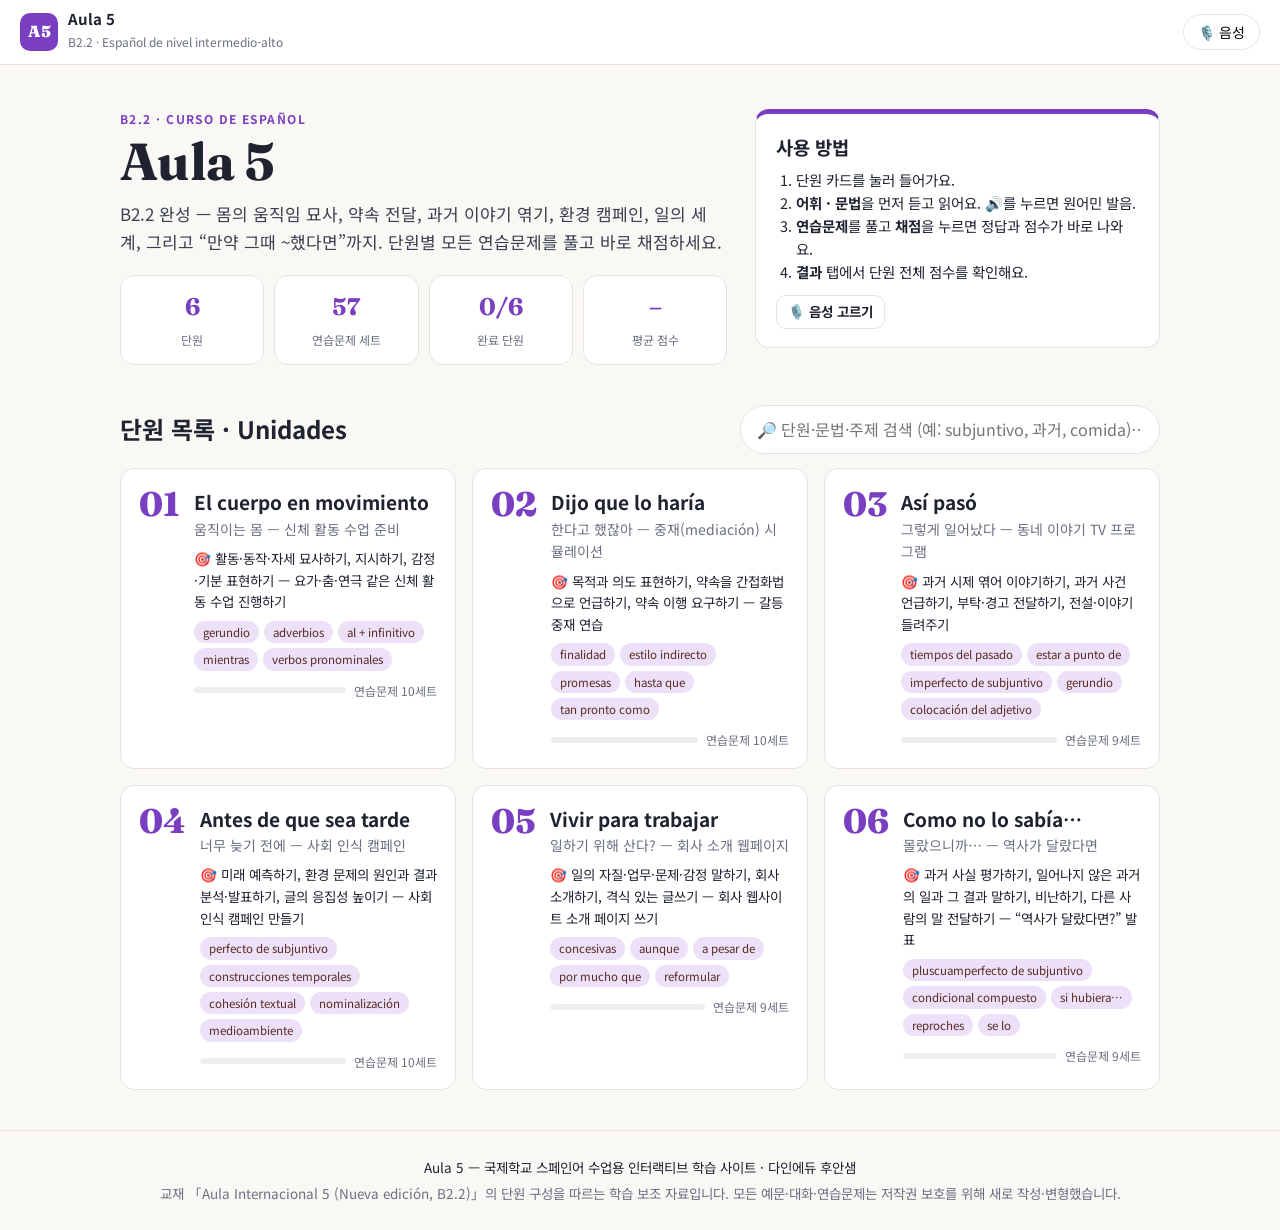
<file: index.html>
<!DOCTYPE html>
<html lang="ko">
<head>
<script src="https://yalli2.github.io/site_main_control/guard.js" data-site="aula5"></script><!-- smc-guard -->
<meta charset="utf-8">
<meta name="viewport" content="width=device-width, initial-scale=1">
<title>Aula · 인터랙티브 스페인어</title>
<link rel="icon" href="data:image/svg+xml,<svg xmlns=%22http://www.w3.org/2000/svg%22 viewBox=%220 0 100 100%22><text y=%22.9em%22 font-size=%2290%22>🇪🇸</text></svg>">
<link rel="stylesheet" href="assets/app.css?v=3">
<script src="assets/tts.js?v=3"></script>
<script src="assets/engine.js?v=3"></script>
<script src="data/config.js?v=3"></script>
</head>
<body>
<div id="app"></div>
<script>AULA.boot('main');</script>
<script src="dain-hide.js" defer></script>
</body>
</html>
</file>
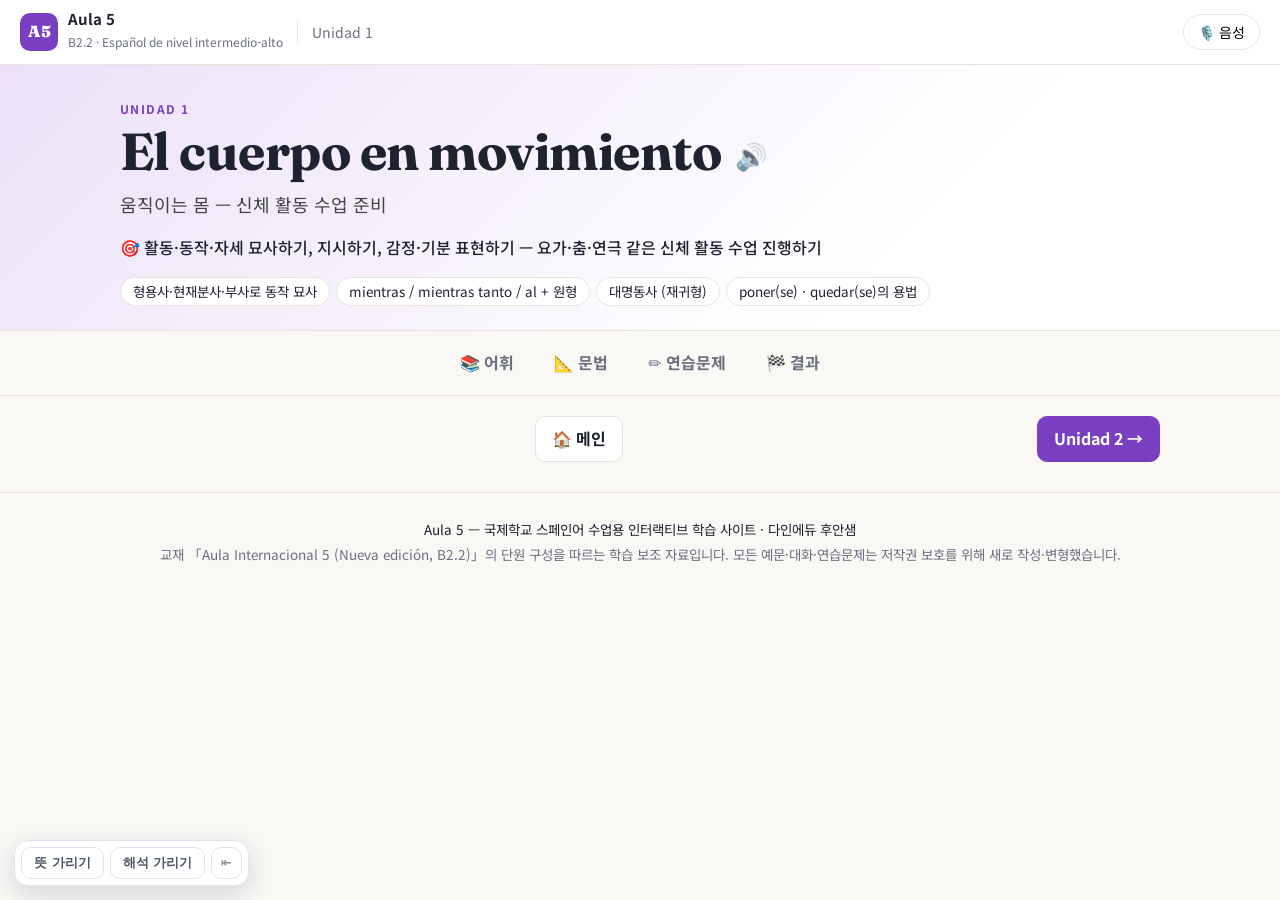
<file: unit.html>
<!DOCTYPE html>
<html lang="ko">
<head>
<script src="https://yalli2.github.io/site_main_control/guard.js" data-site="aula5"></script><!-- smc-guard -->
<meta charset="utf-8">
<meta name="viewport" content="width=device-width, initial-scale=1">
<title>Aula · 인터랙티브 스페인어</title>
<link rel="icon" href="data:image/svg+xml,<svg xmlns=%22http://www.w3.org/2000/svg%22 viewBox=%220 0 100 100%22><text y=%22.9em%22 font-size=%2290%22>🇪🇸</text></svg>">
<link rel="stylesheet" href="assets/app.css?v=3">
<script src="assets/tts.js?v=3"></script>
<script src="assets/engine.js?v=3"></script>
<script src="data/config.js?v=3"></script>
</head>
<body>
<div id="app"></div>
<script>AULA.boot('unit');</script>
<script src="dain-hide.js" defer></script>
</body>
</html>
</file>
<file: assets/app.css>
@import url('https://fonts.googleapis.com/css2?family=Noto+Sans+KR:wght@400;500;700;900&family=Fraunces:opsz,wght@9..144,600;9..144,800&display=swap');
:root{--c:#d6402f;--c2:#f7d9d4;--ink:#1f2330;--mut:#6b7080;--bg:#faf8f5;--card:#fff;--line:#e8e4dd;--ok:#1f9d55;--okb:#e3f6ea;--bad:#d93636;--badb:#fde8e8;--mid:#c98a00;--midb:#fff4d6;--r:14px}
*{box-sizing:border-box}
body{margin:0;font-family:'Noto Sans KR',system-ui,-apple-system,'Segoe UI',sans-serif;color:var(--ink);background:var(--bg);line-height:1.6;font-size:16px}
a{color:inherit}
.muted{color:var(--mut)}
.wrap{max-width:1080px;margin:0 auto;padding:0 20px}
.top{position:sticky;top:0;z-index:20;display:flex;align-items:center;gap:14px;padding:10px 20px;background:rgba(255,255,255,.92);backdrop-filter:blur(8px);border-bottom:1px solid var(--line)}
.brand{display:flex;align-items:center;gap:10px;text-decoration:none}
.brand b{display:block;font-size:15px;line-height:1.2}.brand small{color:var(--mut);font-size:12px}
.logo{display:grid;place-items:center;width:38px;height:38px;border-radius:10px;background:var(--c);color:#fff;font-weight:900;font-family:Fraunces,serif}
.crumb{color:var(--mut);font-size:14px;border-left:1px solid var(--line);padding-left:14px}
.gear{margin-left:auto;border:1px solid var(--line);background:#fff;border-radius:999px;padding:6px 14px;cursor:pointer;font:inherit;font-size:14px}
.hero{max-width:1080px;margin:0 auto;padding:44px 20px 20px;display:grid;grid-template-columns:1.5fr 1fr;gap:28px;align-items:start}
.eyebrow{text-transform:uppercase;letter-spacing:.12em;font-size:12px;font-weight:700;color:var(--c);margin:0 0 6px}
h1{font-family:Fraunces,'Noto Sans KR',serif;font-size:clamp(32px,5vw,52px);line-height:1.05;margin:0 0 12px;letter-spacing:-.01em}
.lead{font-size:17px;color:#3b4050;margin:0 0 20px}
.stats{display:grid;grid-template-columns:repeat(4,1fr);gap:10px}
.stats div{background:var(--card);border:1px solid var(--line);border-radius:var(--r);padding:12px;text-align:center}
.stats b{display:block;font-size:24px;color:var(--c);font-family:Fraunces,serif}.stats span{font-size:12px;color:var(--mut)}
.howto{background:var(--card);border:1px solid var(--line);border-radius:var(--r);padding:18px 20px;border-top:5px solid var(--c)}
.howto h3{margin:0 0 6px}.howto ol{margin:0 0 12px;padding-left:20px;font-size:14.5px}
.gridhead{display:flex;justify-content:space-between;align-items:center;gap:14px;flex-wrap:wrap;margin:20px 0 14px}
.gridhead h2{margin:0}
.search{flex:1;max-width:420px;padding:11px 16px;border:1px solid var(--line);border-radius:999px;font:inherit;background:#fff}
.grid{display:grid;grid-template-columns:repeat(auto-fill,minmax(300px,1fr));gap:16px;margin-bottom:40px}
.ucard{display:flex;gap:14px;background:var(--card);border:1px solid var(--line);border-radius:var(--r);padding:18px;text-decoration:none;transition:.15s}
.ucard:hover{transform:translateY(-3px);box-shadow:0 10px 26px rgba(0,0,0,.08);border-color:var(--c)}
.unum{font-family:Fraunces,serif;font-size:34px;font-weight:800;color:var(--c);line-height:1}
.ubody{flex:1;min-width:0}.ubody h3{margin:0;font-size:19px}.ubody .ko{margin:0;color:var(--mut);font-size:14px}
.ubody .goal{font-size:13.5px;margin:8px 0}
.tags{display:flex;flex-wrap:wrap;gap:5px}.tags span{font-size:11.5px;background:var(--c2);color:#5a2a22;border-radius:999px;padding:2px 9px}
.prog{display:flex;align-items:center;gap:8px;margin-top:10px}.bar{flex:1;height:6px;background:#eee;border-radius:9px;overflow:hidden}.bar i{display:block;height:100%;background:var(--c)}
.prog small{color:var(--mut);font-size:12px;white-space:nowrap}
.uhero{background:linear-gradient(135deg,var(--c2),#fff 70%);border-bottom:1px solid var(--line);padding:34px 0 24px}
.uhero .ko{font-size:18px;color:#444;margin:0}.uhero .goal{font-weight:500}
.can{display:flex;flex-wrap:wrap;gap:6px;padding:0;list-style:none;margin:8px 0 0}.can li{background:#fff;border:1px solid var(--line);border-radius:999px;padding:3px 12px;font-size:13.5px}
.tabs{position:sticky;top:59px;z-index:15;display:flex;gap:4px;justify-content:center;background:var(--bg);padding:10px;border-bottom:1px solid var(--line);overflow-x:auto}
.tabs button{border:0;background:transparent;font:inherit;font-weight:700;padding:9px 18px;border-radius:999px;cursor:pointer;color:var(--mut);white-space:nowrap}
.tabs button.on{background:var(--c);color:#fff}
.pane{padding:24px 0 10px}
.phead{display:flex;justify-content:space-between;align-items:center;gap:10px;flex-wrap:wrap;margin-bottom:10px}.phead h2{margin:0}
.row{display:flex;gap:8px;align-items:center;flex-wrap:wrap}
.btn{background:var(--c);color:#fff;border:1px solid var(--c);border-radius:10px;padding:9px 16px;font:inherit;font-weight:700;cursor:pointer;text-decoration:none;display:inline-block}
.btn.ghost{background:#fff;color:var(--ink);border-color:var(--line)}
.btn.sm{padding:5px 11px;font-size:13.5px}
.btn:hover{filter:brightness(1.05)}
.spk{border:0;background:transparent;cursor:pointer;font-size:15px;padding:0 4px;opacity:.75;vertical-align:middle}.spk:hover{opacity:1;transform:scale(1.15)}.spk.big{font-size:26px}
.vg{margin:18px 0 8px;font-size:16px;color:var(--c)}
.vgrid{display:grid;grid-template-columns:repeat(auto-fill,minmax(190px,1fr));gap:8px}
.vcard{display:flex;flex-direction:column;align-items:flex-start;text-align:left;background:#fff;border:1px solid var(--line);border-radius:12px;padding:10px 12px;cursor:pointer;font:inherit}
.vcard:hover{border-color:var(--c)}
.vcard .es{font-weight:700}.vcard .kr{font-size:13px;color:var(--mut)}
.cards .vcard .kr{visibility:hidden}.cards .vcard.show .kr{visibility:visible}.cards .vcard{min-height:74px}
.gcard{background:#fff;border:1px solid var(--line);border-radius:var(--r);padding:18px 20px;margin-bottom:14px;border-left:5px solid var(--c)}
.gcard h3{margin:0 0 6px}.gcard p{margin:6px 0}
.tscroll{overflow-x:auto}
.gt{border-collapse:collapse;margin:8px 0;min-width:280px}.gt th,.gt td{border:1px solid var(--line);padding:6px 12px;text-align:left;font-size:15px}.gt th{background:var(--c2)}
.gex{list-style:none;padding:0;margin:8px 0}.gex li{padding:4px 0;border-bottom:1px dashed var(--line)}.gex small{display:block;color:var(--mut);margin-left:28px}
.tip{background:#fffbea;border-radius:10px;padding:8px 12px;font-size:14.5px}
.jump{display:flex;flex-wrap:wrap;gap:4px}.jump a{display:grid;place-items:center;width:30px;height:30px;border-radius:8px;background:#fff;border:1px solid var(--line);text-decoration:none;font-size:13px;font-weight:700}
.ex{background:#fff;border:1px solid var(--line);border-radius:var(--r);padding:18px 20px;margin-bottom:18px;scroll-margin-top:120px}
.exh{display:flex;gap:12px;align-items:flex-start}.exh h3{margin:0;font-size:17.5px}.exh p{margin:2px 0 0;font-size:14px}
.exn{display:grid;place-items:center;min-width:32px;height:32px;border-radius:50%;background:var(--c);color:#fff;font-weight:900}
.score{margin-left:auto;font-weight:900;border-radius:999px;padding:2px 12px;font-size:14px}.score.ok{background:var(--okb);color:var(--ok)}.score.mid{background:var(--midb);color:var(--mid)}
.exb{margin:12px 0}
.items{padding-left:24px;margin:8px 0}.items>li{margin:10px 0;line-height:2.1}
.line{display:inline}
.blank{font:inherit;border:0;border-bottom:2px solid #b9bdc8;background:#f6f7fa;border-radius:6px 6px 0 0;padding:1px 6px;margin:0 3px;color:#123;min-width:4ch}
select.blank{border:1px solid #c9ccd5;border-radius:8px;padding:3px 6px;background:#fff;cursor:pointer}
.blank:focus{outline:2px solid var(--c);outline-offset:1px}
.blank.wide{flex:1;min-width:220px;padding:6px 10px}
.right{background:var(--okb)!important;border-color:var(--ok)!important}
.wrong{background:var(--badb)!important;border-color:var(--bad)!important}
.sol{color:var(--bad);font-size:13.5px;font-weight:700;margin:0 6px}
.hint{display:block;color:var(--mut);font-size:13px;line-height:1.4}
.wordbox{display:flex;flex-wrap:wrap;gap:6px;background:#f4f1ec;border-radius:10px;padding:10px;margin-bottom:6px}.wordbox span{background:#fff;border:1px solid var(--line);border-radius:8px;padding:2px 10px;font-size:14.5px}
.reading{background:#f8f6f2;border-radius:12px;padding:14px 16px;margin:10px 0;line-height:1.75}
.reading.hide{filter:blur(6px);user-select:none;pointer-events:none;max-height:140px;overflow:hidden}
.dlgbox .dl{display:flex;gap:10px;padding:4px 6px;border-radius:8px;cursor:pointer}.dl:hover,.dl.now{background:var(--c2)}
.dl b{min-width:74px;color:var(--c)}.dl small{display:block;color:var(--mut);font-size:13px}
.mc .q{font-weight:500}
.opts{display:flex;flex-wrap:wrap;gap:6px;margin-top:4px}
.opt{display:flex;align-items:center;gap:6px;border:1px solid var(--line);border-radius:10px;padding:3px 12px;cursor:pointer;background:#fff;line-height:1.6}
.opt:has(input:checked){border-color:var(--c);background:var(--c2)}
.opt input{accent-color:var(--c)}
.seg{display:inline-flex;border:1px solid var(--line);border-radius:10px;overflow:hidden;flex-wrap:wrap}
.seg button{border:0;border-right:1px solid var(--line);background:#fff;font:inherit;font-size:14px;padding:3px 12px;cursor:pointer}
.seg button:last-child{border-right:0}
.seg button.on{background:var(--c);color:#fff}
.seg button.ans{box-shadow:inset 0 -3px 0 var(--ok)}
.seg.right,.seg.wrong{border-width:2px}
.tfrow{display:flex;justify-content:space-between;gap:12px;align-items:center;flex-wrap:wrap;line-height:1.5!important}
.match{display:grid;gap:8px}.mrow{display:grid;grid-template-columns:1fr 24px 1.2fr;gap:8px;align-items:center;border-bottom:1px dashed var(--line);padding-bottom:6px}
.arrow{color:var(--mut)}
.sortw{display:grid;gap:8px}.srow{display:flex;justify-content:space-between;align-items:center;gap:10px;flex-wrap:wrap;border-bottom:1px dashed var(--line);padding-bottom:6px}.sw{font-weight:700}
.ans{min-height:44px;border:2px dashed #c9ccd5;border-radius:10px;padding:5px;display:flex;flex-wrap:wrap;gap:5px;line-height:1.4}
.pool{display:flex;flex-wrap:wrap;gap:5px;margin-top:6px;line-height:1.4}
.chip{border:1px solid var(--line);background:#fff;border-radius:8px;padding:5px 11px;font:inherit;cursor:pointer;box-shadow:0 1px 0 rgba(0,0,0,.08)}
.ans .chip{background:var(--c2);border-color:var(--c)}
textarea{width:100%;font:inherit;border:1px solid var(--line);border-radius:10px;padding:10px;margin-top:8px}
.model{background:var(--okb);border-radius:10px;padding:10px 14px;margin-top:10px}
.tips{font-size:14.5px;margin:6px 0}
.accents{display:flex;gap:4px;align-items:center;flex-wrap:wrap;margin-top:8px}.accents button{border:1px solid var(--line);background:#fff;border-radius:6px;min-width:30px;padding:2px 6px;cursor:pointer;font:inherit}
.exbar{display:flex;gap:8px;flex-wrap:wrap}
.fb{display:none;margin-top:10px;padding:10px 14px;border-radius:10px;font-weight:700}.fb.show{display:block}.fb.ok{background:var(--okb);color:var(--ok)}.fb.mid{background:var(--midb);color:var(--mid)}.fb.bad{background:var(--badb);color:var(--bad)}
.result{display:flex;gap:24px;align-items:center;background:#fff;border:1px solid var(--line);border-radius:var(--r);padding:20px;margin-bottom:16px}
.ring{--p:0;width:120px;height:120px;border-radius:50%;display:grid;place-content:center;text-align:center;background:conic-gradient(var(--c) calc(var(--p)*1%),#eee 0);position:relative}
.ring::before{content:'';position:absolute;inset:12px;border-radius:50%;background:#fff}
.ring b,.ring small{position:relative}.ring b{font-size:34px;line-height:1;font-family:Fraunces,serif}
.rtable{width:100%;border-collapse:collapse;background:#fff;border-radius:var(--r);overflow:hidden;margin-bottom:14px}
.rtable th,.rtable td{padding:9px 12px;border-bottom:1px solid var(--line);text-align:left}.rtable tr.click{cursor:pointer}.rtable tr.click:hover{background:var(--c2)}
.pill{border-radius:999px;padding:1px 10px;font-weight:700;font-size:13.5px}.pill.ok{background:var(--okb);color:var(--ok)}.pill.mid{background:var(--midb);color:var(--mid)}.pill.bad{background:var(--badb);color:var(--bad)}
.pager{display:flex;justify-content:space-between;margin:20px auto 30px}
.modal{position:fixed;inset:0;background:rgba(0,0,0,.4);display:grid;place-items:center;z-index:50;padding:16px}
.modal .card{background:#fff;border-radius:16px;padding:22px;max-width:520px;width:100%}
.modal label{display:flex;gap:10px;align-items:center;margin:10px 0}.modal select{flex:1;font:inherit;padding:6px;max-width:100%}
.modal h3{margin:0 0 6px}
footer{border-top:1px solid var(--line);padding:22px 20px;text-align:center;font-size:13.5px}footer p{margin:4px 0}
@media (max-width:760px){.hero{grid-template-columns:1fr;padding-top:26px}.stats{grid-template-columns:repeat(2,1fr)}.crumb{display:none}.mrow{grid-template-columns:1fr}.arrow{display:none}.tabs{justify-content:flex-start;top:59px}.result{flex-direction:column;text-align:center}.ex{padding:14px}}
@media print{.top,.tabs,.exbar,.pager,.accents,.spk,.gear{display:none!important}.pane{display:block!important}}
</file>
